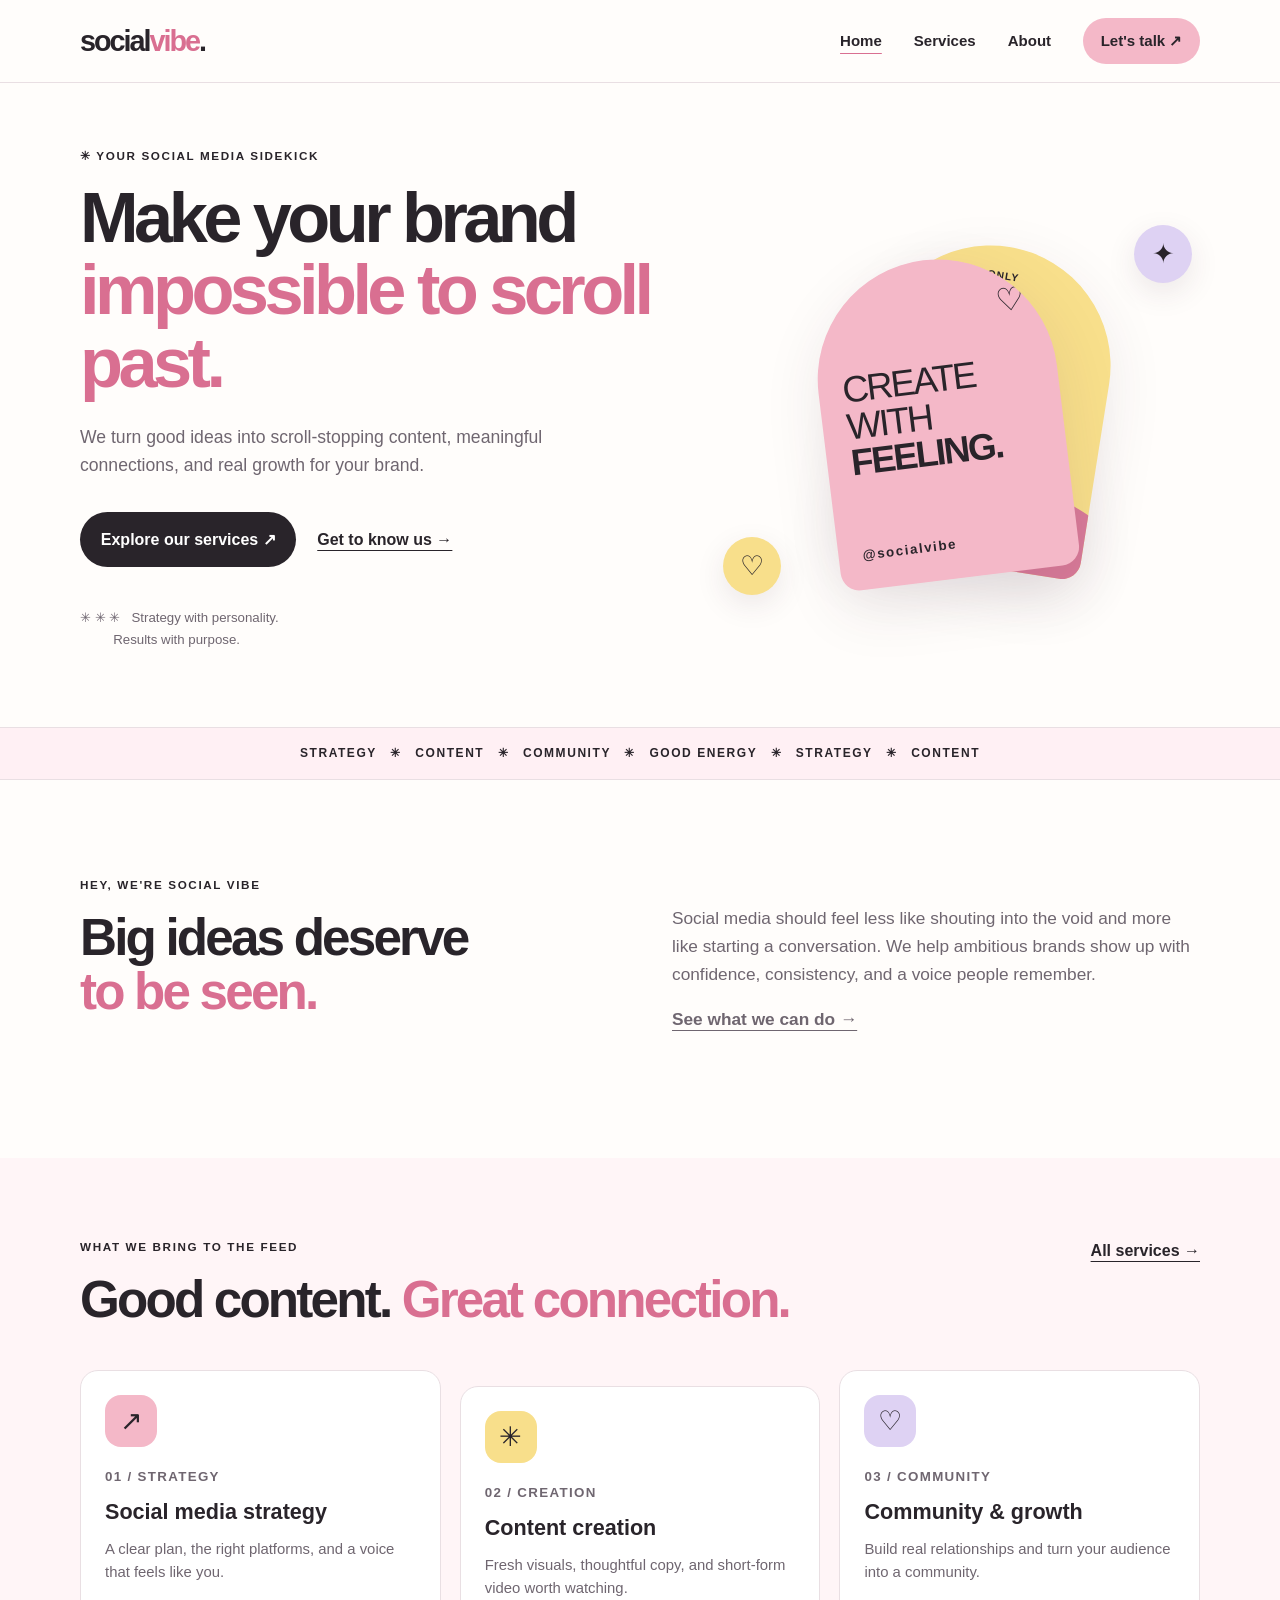
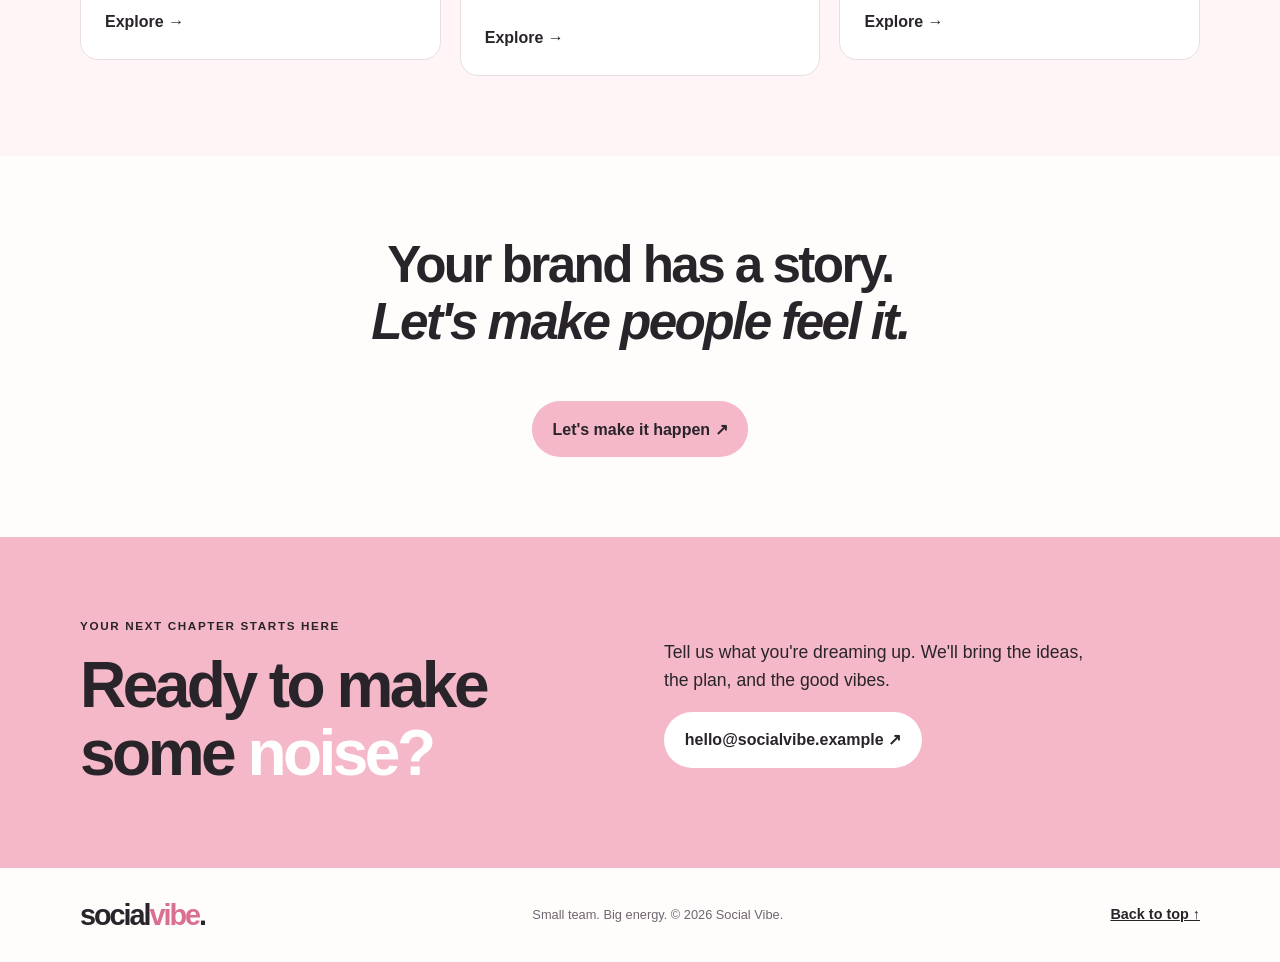
<file: index.html>
<!DOCTYPE html>
<html lang="en">
<head>
<meta charset="UTF-8"><meta name="viewport" content="width=device-width, initial-scale=1.0">
<meta name="description" content="Social Vibe helps brands grow with social media strategy, content creation, and community building.">
<title>Social Vibe | Social Media Marketing</title><link rel="stylesheet" href="css/style.css"><script src="js/script.js" defer></script>
</head>
<body>
<a class="skip-link" href="#main">Skip to content</a>
<header class="site-header"><div class="container nav-wrap"><a class="logo" href="index.html">social<span>vibe</span><b>.</b></a><button class="menu-toggle" aria-expanded="false" aria-controls="primary-nav" aria-label="Open navigation menu"><span></span><span></span><span></span></button><nav id="primary-nav" aria-label="Main navigation"><a class="active" href="index.html">Home</a><a href="services.html">Services</a><a href="#about">About</a><a class="nav-cta" href="#contact">Let's talk ↗</a></nav></div></header>
<main id="main">
<section class="hero container"><div><p class="eyebrow">✳ YOUR SOCIAL MEDIA SIDEKICK</p><h1>Make your brand<br><em>impossible to scroll past.</em></h1><p class="intro">We turn good ideas into scroll-stopping content, meaningful connections, and real growth for your brand.</p><div class="actions"><a class="button dark" href="services.html">Explore our services ↗</a><a class="text-link" href="#about">Get to know us →</a></div><p class="little-note">✳ ✳ ✳ &nbsp; Strategy with personality.<br>&nbsp;&nbsp;&nbsp;&nbsp;&nbsp;&nbsp;&nbsp;&nbsp; Results with purpose.</p></div><div class="art" aria-label="Decorative Social Vibe graphic"><div class="art-back"><span>GOOD VIBES ONLY</span><i></i></div><div class="art-front"><span class="heart">♡</span><p>CREATE<br>WITH<br><strong>FEELING.</strong></p><small>@socialvibe</small></div><span class="float f1">✦</span><span class="float f2">♡</span></div></section>
<div class="ticker" aria-label="Our approach"><span>STRATEGY　✳　CONTENT　✳　COMMUNITY　✳　GOOD ENERGY　✳　STRATEGY　✳　CONTENT</span></div>
<section id="about" class="about container"><div><p class="eyebrow">HEY, WE'RE SOCIAL VIBE</p><h2>Big ideas deserve<br><em>to be seen.</em></h2></div><div><p>Social media should feel less like shouting into the void and more like starting a conversation. We help ambitious brands show up with confidence, consistency, and a voice people remember.</p><a class="text-link" href="services.html">See what we can do →</a></div></section>
<section class="services"><div class="container"><div class="section-top"><p class="eyebrow">WHAT WE BRING TO THE FEED</p><a class="text-link" href="services.html">All services →</a></div><h2>Good content. <em>Great connection.</em></h2><div class="cards"><article class="card"><div class="icon pink">↗</div><small>01 / STRATEGY</small><h3>Social media strategy</h3><p>A clear plan, the right platforms, and a voice that feels like you.</p><a href="services.html#strategy">Explore →</a></article><article class="card"><div class="icon yellow">✳</div><small>02 / CREATION</small><h3>Content creation</h3><p>Fresh visuals, thoughtful copy, and short-form video worth watching.</p><a href="services.html#content">Explore →</a></article><article class="card"><div class="icon lilac">♡</div><small>03 / COMMUNITY</small><h3>Community & growth</h3><p>Build real relationships and turn your audience into a community.</p><a href="services.html#community">Explore →</a></article></div></div></section>
<section class="quote container"><p>Your brand has a story.<br><em>Let's make people feel it.</em></p><a class="button pink-button" href="#contact">Let's make it happen ↗</a></section>
<section id="contact" class="contact"><div class="container contact-inner"><div><p class="eyebrow">YOUR NEXT CHAPTER STARTS HERE</p><h2>Ready to make<br>some <strong>noise?</strong></h2></div><div><p>Tell us what you're dreaming up. We'll bring the ideas, the plan, and the good vibes.</p><a class="button light" href="mailto:hello@socialvibe.example">hello@socialvibe.example ↗</a></div></div></section>
</main><footer><div class="container footer-inner"><a class="logo" href="index.html">social<span>vibe</span><b>.</b></a><p>Small team. Big energy. © <span id="year">2026</span> Social Vibe.</p><a href="#main">Back to top ↑</a></div></footer>
</body></html>
</file>
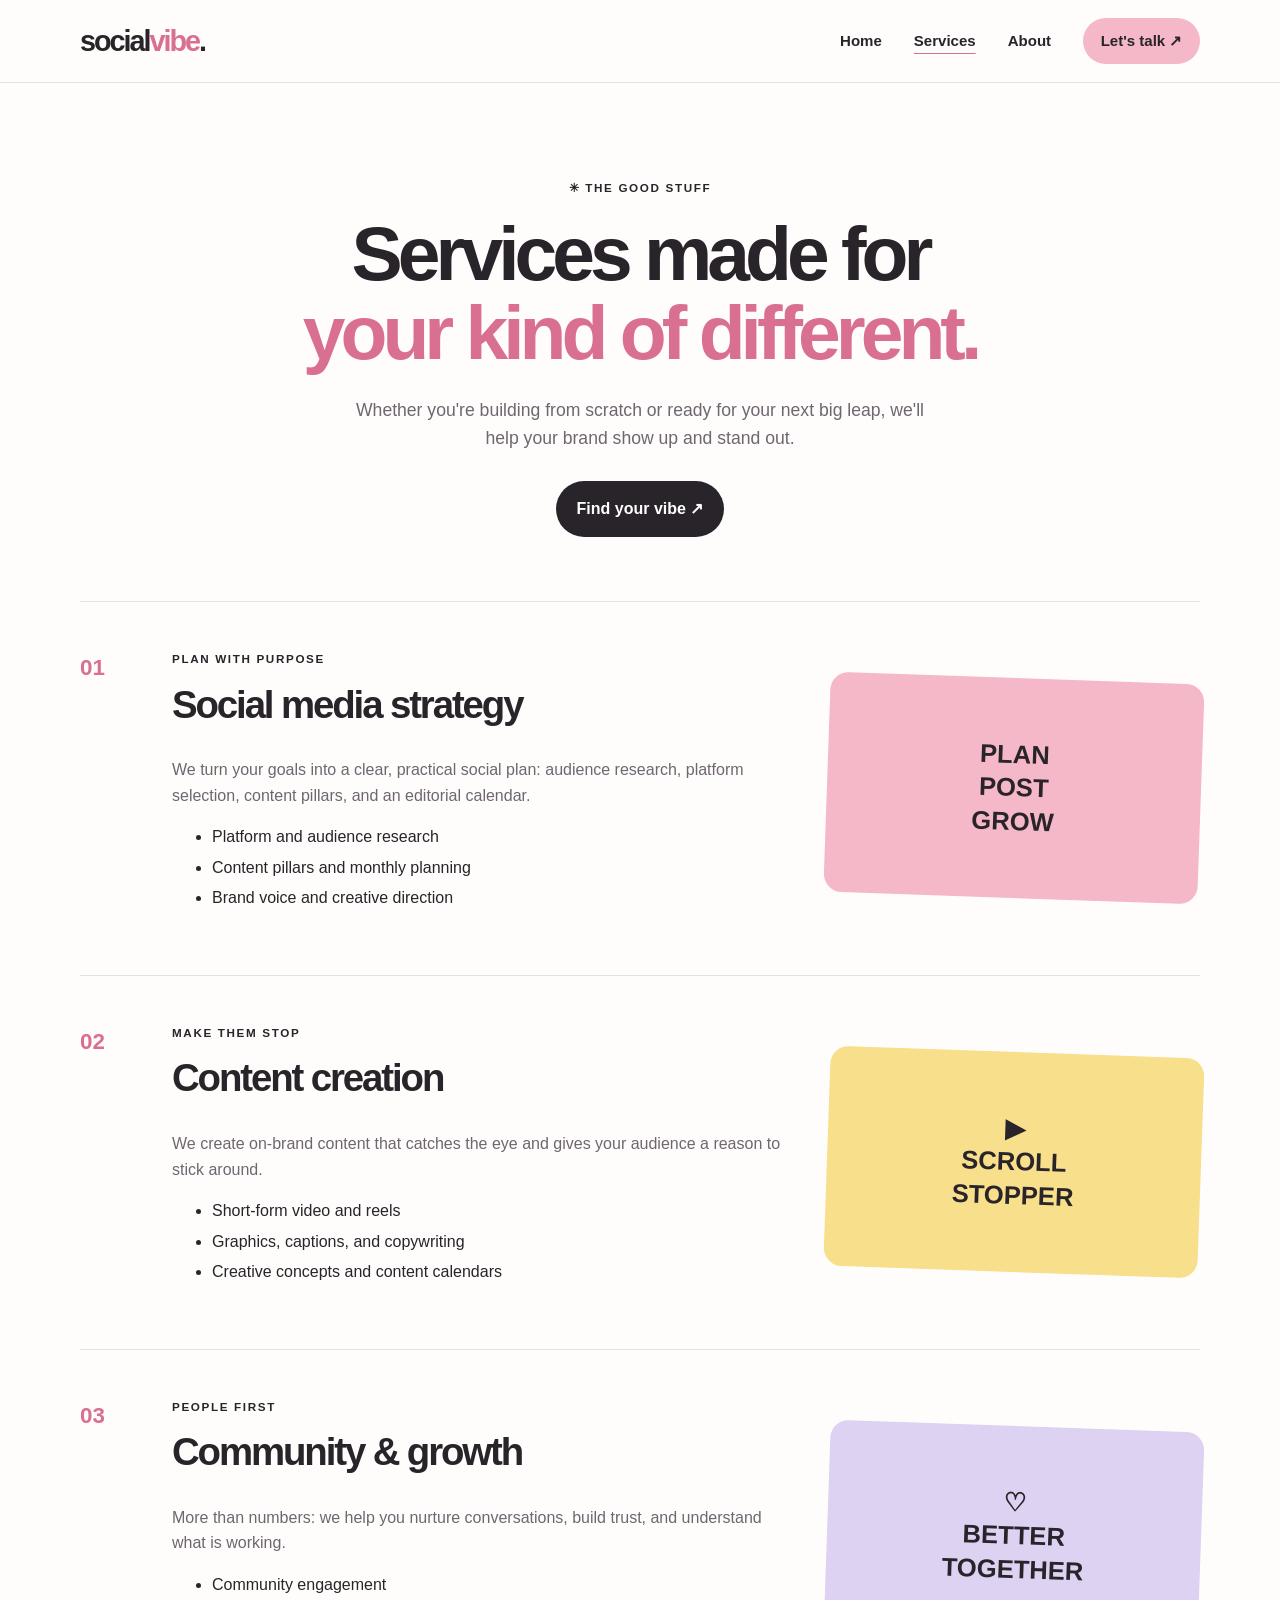
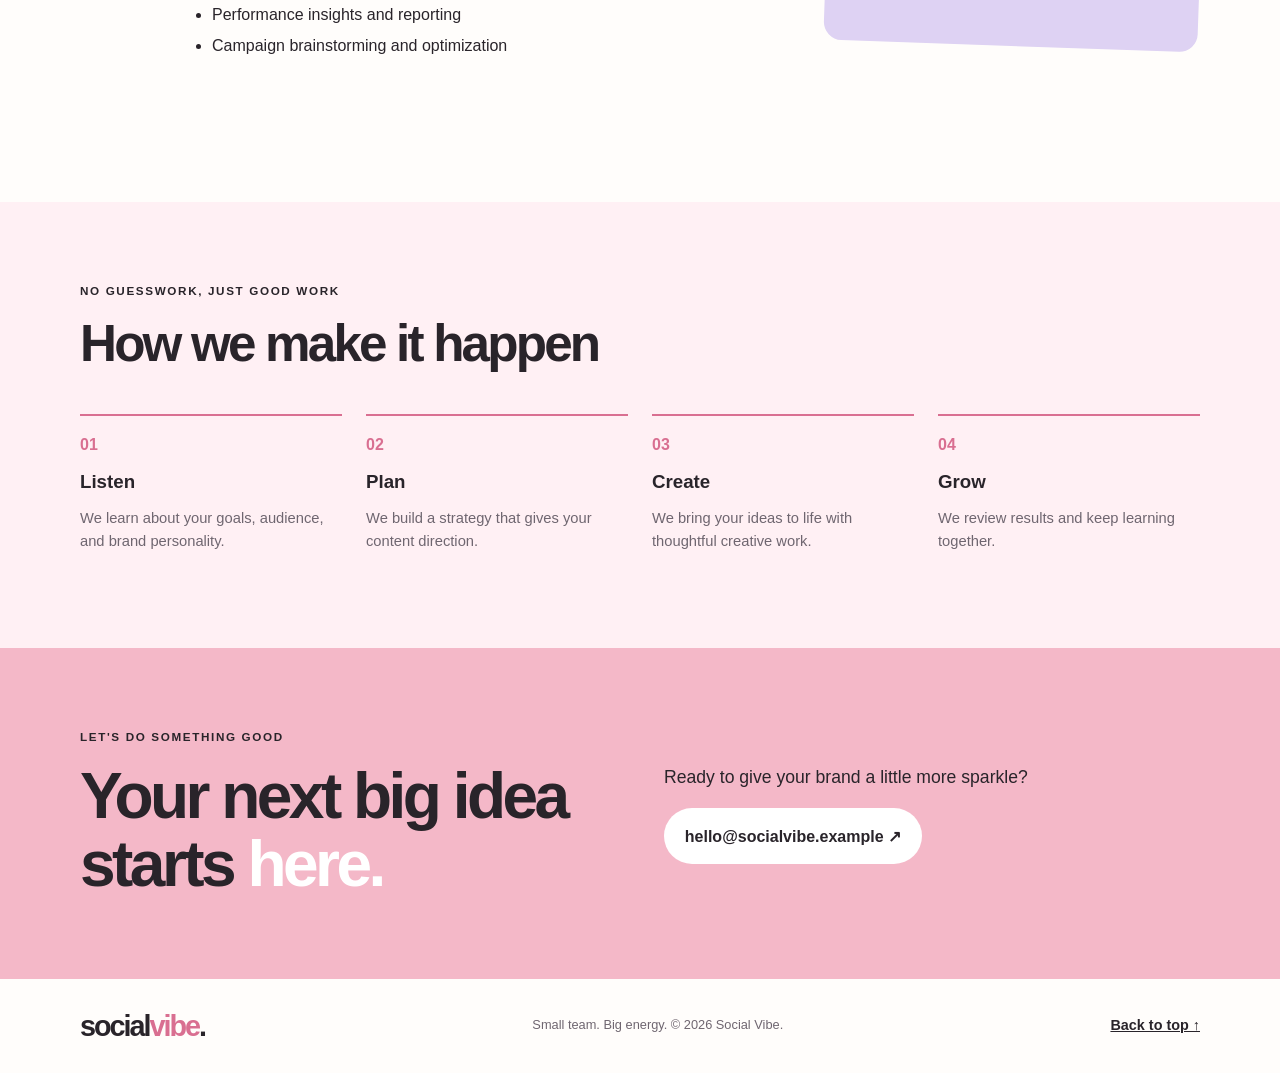
<file: services.html>
<!DOCTYPE html><html lang="en"><head><meta charset="UTF-8"><meta name="viewport" content="width=device-width, initial-scale=1.0"><meta name="description" content="Explore Social Vibe social media marketing services."><title>Services | Social Vibe</title><link rel="stylesheet" href="css/style.css"><script src="js/script.js" defer></script></head><body><a class="skip-link" href="#main">Skip to content</a><header class="site-header"><div class="container nav-wrap"><a class="logo" href="index.html">social<span>vibe</span><b>.</b></a><button class="menu-toggle" aria-expanded="false" aria-controls="primary-nav" aria-label="Open navigation menu"><span></span><span></span><span></span></button><nav id="primary-nav" aria-label="Main navigation"><a href="index.html">Home</a><a class="active" href="services.html">Services</a><a href="index.html#about">About</a><a class="nav-cta" href="#contact">Let's talk ↗</a></nav></div></header><main id="main"><section class="services-hero container"><p class="eyebrow">✳ THE GOOD STUFF</p><h1>Services made for<br><em>your kind of different.</em></h1><p>Whether you're building from scratch or ready for your next big leap, we'll help your brand show up and stand out.</p><a class="button dark" href="#contact">Find your vibe ↗</a></section><section class="service-list container"><article id="strategy" class="service-detail"><div class="number">01</div><div><p class="eyebrow">PLAN WITH PURPOSE</p><h2>Social media strategy</h2><p>We turn your goals into a clear, practical social plan: audience research, platform selection, content pillars, and an editorial calendar.</p><ul><li>Platform and audience research</li><li>Content pillars and monthly planning</li><li>Brand voice and creative direction</li></ul></div><div class="detail-art pink">PLAN<br>POST<br>GROW</div></article><article id="content" class="service-detail"><div class="number">02</div><div><p class="eyebrow">MAKE THEM STOP</p><h2>Content creation</h2><p>We create on-brand content that catches the eye and gives your audience a reason to stick around.</p><ul><li>Short-form video and reels</li><li>Graphics, captions, and copywriting</li><li>Creative concepts and content calendars</li></ul></div><div class="detail-art yellow">▶<br>SCROLL<br>STOPPER</div></article><article id="community" class="service-detail"><div class="number">03</div><div><p class="eyebrow">PEOPLE FIRST</p><h2>Community & growth</h2><p>More than numbers: we help you nurture conversations, build trust, and understand what is working.</p><ul><li>Community engagement</li><li>Performance insights and reporting</li><li>Campaign brainstorming and optimization</li></ul></div><div class="detail-art lilac">♡<br>BETTER<br>TOGETHER</div></article></section><section class="process"><div class="container"><p class="eyebrow">NO GUESSWORK, JUST GOOD WORK</p><h2>How we make it happen</h2><div class="process-grid"><article><b>01</b><h3>Listen</h3><p>We learn about your goals, audience, and brand personality.</p></article><article><b>02</b><h3>Plan</h3><p>We build a strategy that gives your content direction.</p></article><article><b>03</b><h3>Create</h3><p>We bring your ideas to life with thoughtful creative work.</p></article><article><b>04</b><h3>Grow</h3><p>We review results and keep learning together.</p></article></div></div></section><section id="contact" class="contact"><div class="container contact-inner"><div><p class="eyebrow">LET'S DO SOMETHING GOOD</p><h2>Your next big idea<br>starts <strong>here.</strong></h2></div><div><p>Ready to give your brand a little more sparkle?</p><a class="button light" href="mailto:hello@socialvibe.example">hello@socialvibe.example ↗</a></div></div></section></main><footer><div class="container footer-inner"><a class="logo" href="index.html">social<span>vibe</span><b>.</b></a><p>Small team. Big energy. © <span id="year">2026</span> Social Vibe.</p><a href="#main">Back to top ↑</a></div></footer></body></html>
</file>
<file: css/style.css>
:root{--ink:#29242a;--muted:#6f6670;--paper:#fffdfb;--pink:#f4b8c8;--deep:#d96f91;--pale:#fff0f4;--yellow:#f8df8b;--lilac:#ded2f3;--line:#e9dfe3;--card:#fff;font-family:Arial,Helvetica,sans-serif}*{box-sizing:border-box}html{scroll-behavior:smooth}body{margin:0;background:var(--paper);color:var(--ink);line-height:1.6}a{color:inherit}a:focus-visible,button:focus-visible{outline:3px solid #9a3e62;outline-offset:4px}.container{width:min(1120px,calc(100% - 2.5rem));margin:auto}.skip-link{position:absolute;top:-60px;left:1rem;background:var(--ink);color:white;padding:.7rem;z-index:99}.skip-link:focus{top:1rem}.site-header{border-bottom:1px solid var(--line)}.nav-wrap{min-height:82px;display:flex;align-items:center;justify-content:space-between;gap:2rem}.logo{font-size:1.8rem;font-weight:900;letter-spacing:-.07em;text-decoration:none}.logo span{color:var(--deep)}.logo b{color:var(--ink)}nav{display:flex;align-items:center;gap:2rem}nav a{text-decoration:none;font-weight:700;font-size:.94rem}nav a.active{text-decoration:underline;text-decoration-color:var(--deep);text-underline-offset:7px}.nav-cta{background:var(--pink);padding:.7rem 1.1rem;border-radius:50px}.menu-toggle{display:none;background:transparent;border:0}.menu-toggle span{display:block;width:24px;height:2px;background:var(--ink);margin:5px}.hero{min-height:590px;display:grid;grid-template-columns:1.1fr .9fr;align-items:center;gap:3rem;padding-block:4rem}.eyebrow{font-size:.73rem;letter-spacing:.14em;font-weight:800;margin:0 0 1rem}h1,h2,h3,p{margin-top:0}h1{font-size:clamp(2.7rem,5.5vw,5rem);line-height:1.03;letter-spacing:-.065em;margin-bottom:1.5rem}h1 em,h2 em{color:var(--deep);font-style:normal}.intro{font-size:1.1rem;color:var(--muted);max-width:490px}.actions{display:flex;align-items:center;gap:1.3rem;flex-wrap:wrap;margin-top:2rem}.button{display:inline-flex;align-items:center;gap:1rem;padding:.95rem 1.3rem;border-radius:50px;text-decoration:none;font-weight:800;transition:transform .2s}.button:hover{transform:translateY(-2px)}.dark{background:var(--ink);color:white}.pink-button{background:var(--pink)}.light{background:white;color:#29242a}.text-link{font-weight:800;text-underline-offset:5px}.little-note{margin-top:2.5rem;font-size:.83rem;color:var(--muted)}.art{height:420px;position:relative;display:grid;place-items:center}.art-back,.art-front{position:absolute;width:240px;height:320px;border-radius:140px 140px 22px 22px;box-shadow:0 20px 60px #472b371a;overflow:hidden}.art-back{background:var(--yellow);transform:rotate(9deg) translate(25px,-4px);padding:1.4rem;font-size:.65rem;font-weight:900;letter-spacing:.1em}.art-back i{position:absolute;width:140px;height:140px;border-radius:50%;background:#f1a5b7;top:85px;left:50px}.art-back:after{content:"";position:absolute;width:320px;height:150px;bottom:-60px;left:-35px;border-radius:50%;background:#d97b99}.art-front{background:var(--pink);transform:rotate(-7deg) translate(-18px,12px);padding:1.5rem;display:flex;flex-direction:column;justify-content:space-between}.art-front p{font-size:2.3rem;line-height:.98;letter-spacing:-.06em}.heart{align-self:flex-end;font-size:2rem}.art-front small{font-weight:900;letter-spacing:.12em}.float{position:absolute;width:58px;height:58px;border-radius:50%;display:grid;place-items:center;font-size:1.7rem;box-shadow:0 10px 30px #472b371a}.f1{background:var(--lilac);right:8px;top:30px}.f2{background:var(--yellow);left:5px;bottom:20px}.ticker{overflow:hidden;background:var(--pale);border-block:1px solid var(--line);padding:1rem;text-align:center;font-size:.75rem;font-weight:900;letter-spacing:.13em;white-space:nowrap}.about{display:grid;grid-template-columns:1fr 1fr;gap:4rem;align-items:center;padding-block:6rem}.about h2,h2{font-size:clamp(2.2rem,4vw,3.6rem);line-height:1.06;letter-spacing:-.055em}.about div:nth-child(2){color:var(--muted);font-size:1.08rem}.services{background:#fff5f7;padding-block:5rem 6rem}.section-top{display:flex;justify-content:space-between;gap:1rem}.cards{display:grid;grid-template-columns:repeat(3,1fr);gap:1.2rem}.card{background:var(--card);border:1px solid var(--line);border-radius:18px;padding:1.5rem;min-height:290px;display:flex;flex-direction:column;align-items:flex-start}.icon{width:52px;height:52px;border-radius:16px;display:grid;place-items:center;font-size:1.7rem;margin-bottom:1.2rem}.pink{background:var(--pink)}.yellow{background:var(--yellow)}.lilac{background:var(--lilac)}.card small{font-weight:800;letter-spacing:.1em;color:var(--muted)}.card h3{font-size:1.35rem;margin:.5rem 0}.card p{color:var(--muted);font-size:.93rem}.card a{margin-top:auto;font-weight:800;text-decoration:none}.quote{text-align:center;padding-block:5rem;display:grid;justify-items:center}.quote p{font-size:clamp(2rem,4vw,3.4rem);font-weight:900;line-height:1.12;letter-spacing:-.05em}.contact{background:var(--pink);padding-block:5rem}.contact-inner{display:grid;grid-template-columns:1fr 1fr;gap:3rem;align-items:center}.contact h2{font-size:clamp(2.7rem,5vw,4.4rem);margin:0}.contact h2 strong{color:white}.contact-inner>div:nth-child(2){max-width:430px}.contact-inner>div:nth-child(2)>p{font-size:1.1rem}footer{padding-block:1.5rem}.footer-inner{display:flex;align-items:center;justify-content:space-between;gap:1.5rem}.footer-inner p{font-size:.8rem;color:var(--muted);margin:0}.footer-inner>a:last-child{font-weight:700;font-size:.9rem}.services-hero{text-align:center;max-width:850px;padding-block:6rem 4rem}.services-hero h1{font-size:clamp(2.8rem,6vw,5rem)}.services-hero>p:not(.eyebrow){max-width:600px;margin:0 auto 1.8rem;color:var(--muted);font-size:1.1rem}.service-list{padding-bottom:5rem}.service-detail{display:grid;grid-template-columns:60px 1fr .6fr;align-items:center;gap:2rem;padding-block:3rem;border-top:1px solid var(--line);scroll-margin-top:2rem}.number{font-weight:900;color:var(--deep);font-size:1.4rem;align-self:start}.service-detail h2{font-size:clamp(2rem,3vw,3rem)}.service-detail p:not(.eyebrow){color:var(--muted)}.service-detail li{margin:.3rem 0}.detail-art{min-height:220px;border-radius:18px;display:grid;place-content:center;text-align:center;font-size:1.6rem;font-weight:900;line-height:1.3;transform:rotate(2deg)}.detail-art.pink{background:var(--pink)}.detail-art.yellow{background:var(--yellow)}.detail-art.lilac{background:var(--lilac)}.process{background:var(--pale);padding-block:5rem}.process-grid{display:grid;grid-template-columns:repeat(4,1fr);gap:1.5rem}.process-grid article{border-top:2px solid var(--deep);padding-top:1rem}.process-grid b{color:var(--deep)}.process-grid h3{margin:.6rem 0}.process-grid p{font-size:.92rem;color:var(--muted)}
@media(max-width:760px){.nav-wrap{min-height:72px}.menu-toggle{display:block;cursor:pointer}.nav-wrap{position:relative}nav{display:none;position:absolute;top:72px;left:-1.25rem;right:-1.25rem;z-index:20;padding:1.2rem 1.25rem;background:var(--paper);border-bottom:1px solid var(--line);flex-direction:column;align-items:stretch;gap:1.1rem}nav.is-open{display:flex}.nav-cta{text-align:center}.hero{grid-template-columns:1fr;gap:1rem;padding-block:3rem 2rem}.art{height:370px}.art-back,.art-front{width:205px;height:285px}.about,.contact-inner{grid-template-columns:1fr;gap:1.5rem;padding-block:4rem}.cards{grid-template-columns:1fr}.card{min-height:250px}.section-top{align-items:flex-start}.service-detail{grid-template-columns:38px 1fr;gap:1rem}.detail-art{grid-column:2;min-height:150px}.process-grid{grid-template-columns:repeat(2,1fr)}.footer-inner{flex-wrap:wrap}.footer-inner p{order:3;width:100%}}
@media(min-width:761px) and (max-width:991px){.hero{gap:1.5rem}.art-back,.art-front{width:205px;height:285px}.cards{grid-template-columns:repeat(2,1fr)}.card:last-child{grid-column:1/-1}.service-detail{grid-template-columns:45px 1fr .45fr;gap:1rem}}
@media(min-width:992px){.card:nth-child(2){transform:translateY(1rem)}}
@media(prefers-reduced-motion:reduce){html{scroll-behavior:auto}*,*::before,*::after{animation-duration:.01ms!important;animation-iteration-count:1!important;transition-duration:.01ms!important;scroll-behavior:auto!important}}
@media(prefers-color-scheme:dark){:root{--ink:#f8edf1;--muted:#c5b5bd;--paper:#211c22;--pink:#8f5268;--deep:#f1a4bd;--pale:#30232b;--yellow:#7b6837;--lilac:#554768;--line:#493943;--card:#2b242c} .dark{background:#f8edf1;color:#211c22}.art-front{color:#29242a}.light{background:#fffdfb;color:#29242a}}
</file>
